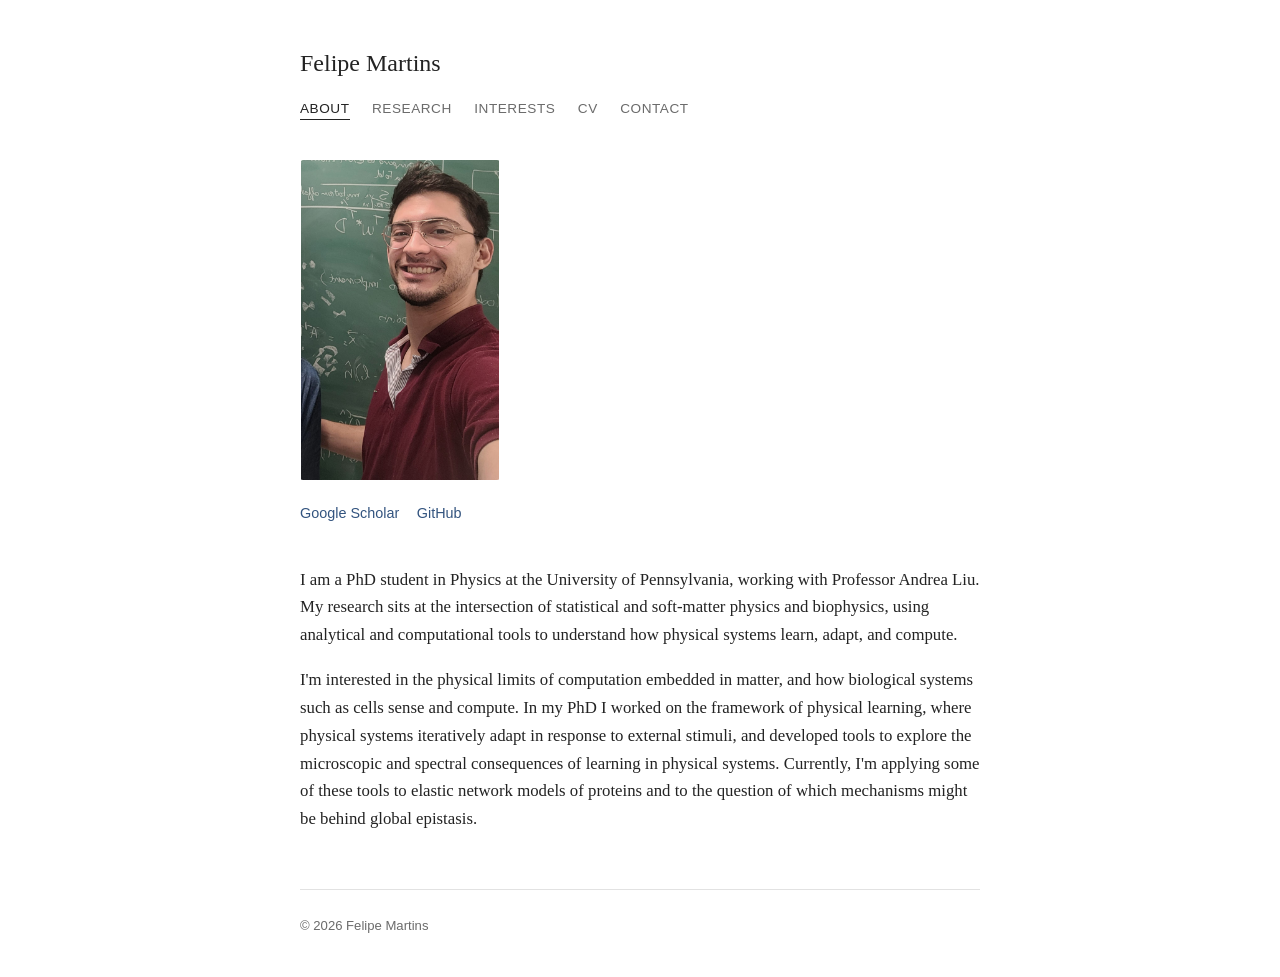
<file: index.html>
<!DOCTYPE html>
<html lang="en">
  <head>
    <meta charset="UTF-8" />
    <meta name="viewport" content="width=device-width, initial-scale=1.0" />
    <title>Felipe Martins</title>
    <meta name="description" content="Personal website of Felipe Martins, PhD student in Physics at the University of Pennsylvania." />
    <link rel="stylesheet" href="styles.css" />
  </head>
  <body>
    <div class="wrap">
      <header class="site-header">
        <a class="site-name" href="/index.html">Felipe Martins</a>
        <nav class="main-nav" aria-label="Main navigation">
          <ul class="nav-links">
            <li><a class="active" aria-current="page" href="/index.html">About</a></li>
            <li><a href="/research.html">Research</a></li>
            <li><a href="/interests.html">Interests</a></li>
            <li><a href="/cv.html">CV</a></li>
            <li><a href="/contact.html">Contact</a></li>
          </ul>
        </nav>
      </header>

      <main class="page-content">
        <img class="profile-photo" src="photoFM.jpeg" alt="Felipe Martins" />

        <ul class="contact-links">
          <li><a href="https://scholar.google.com/citations?user=QYvN1eUAAAAJ&amp;hl=en">Google Scholar</a></li>
          <li><a href="https://github.com/ftmartins">GitHub</a></li>
        </ul>

        <div class="bio">
          <p>
            I am a PhD student in Physics at the University of Pennsylvania, working
            with Professor Andrea Liu. My research sits at the intersection of
            statistical and soft-matter physics and biophysics, using analytical and
            computational tools to understand how physical systems learn, adapt, and
            compute.
          </p>
          <p>
            I'm interested in the physical limits of
            computation embedded in matter, and how biological systems such as cells
            sense and compute. In my PhD I worked on the framework of physical learning,
            where physical systems iteratively adapt in response to external stimuli, and developed
            tools to explore the microscopic and spectral consequences of learning in physical systems.
            Currently, I'm applying some of these tools to elastic network models of proteins and to the
            question of which mechanisms might be behind global epistasis.
          </p>
        </div>
      </main>

      <footer class="site-footer">© 2026 Felipe Martins</footer>
    </div>
  </body>
</html>
</file>
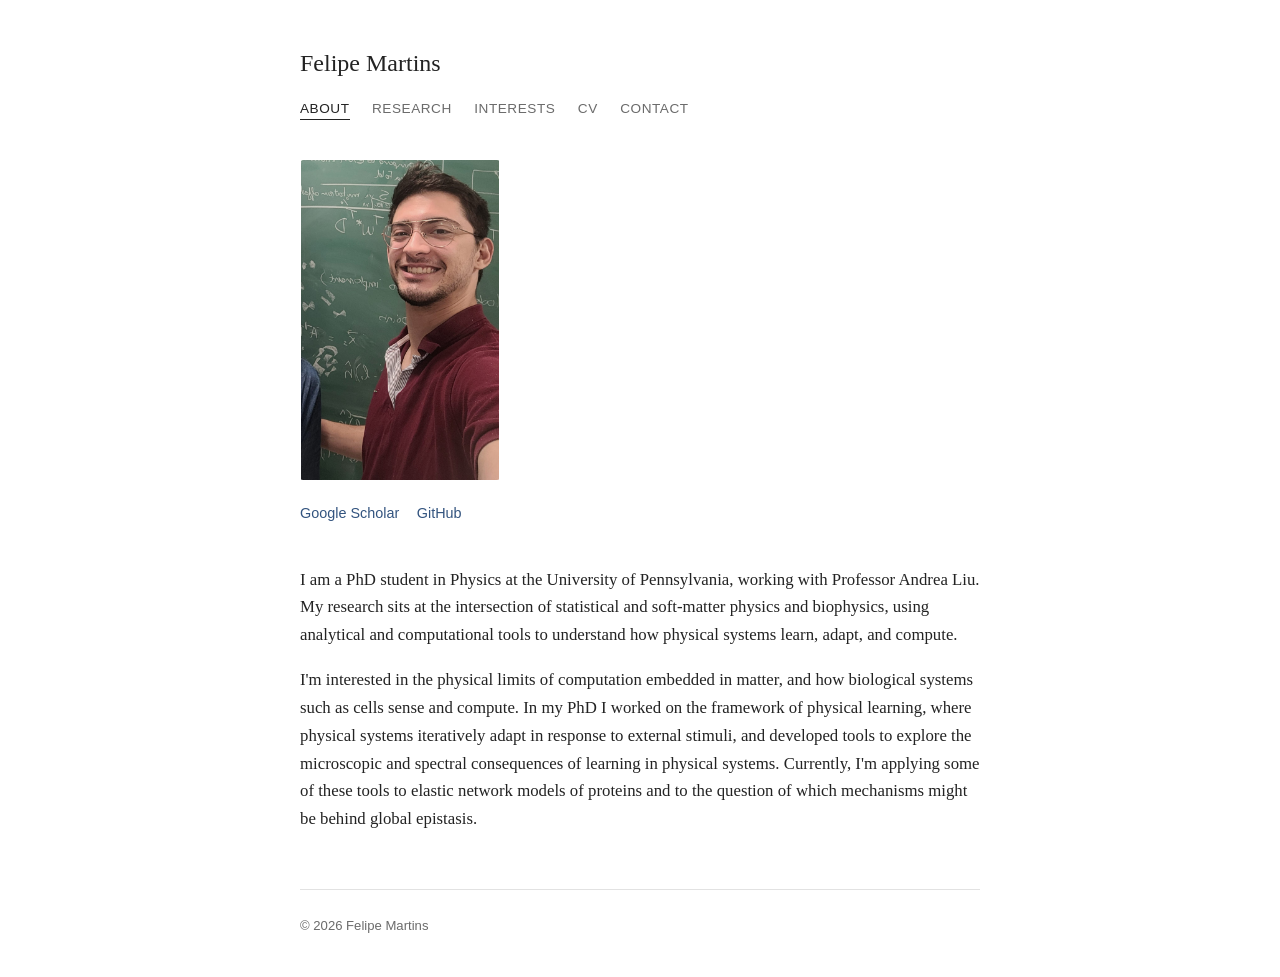
<file: about.html>
<!DOCTYPE html>
<html lang="en">
  <head>
    <meta charset="UTF-8" />
    <meta http-equiv="refresh" content="0; url=/index.html" />
    <link rel="canonical" href="/index.html" />
    <title>About | Felipe Martins</title>
  </head>
  <body>
    <!-- The About page now lives at index.html, matching the site's
         single "About" landing page structure. Kept only so old links
         to /about.html still redirect somewhere sensible. -->
    <p><a href="/index.html">This page has moved — continue to the About page.</a></p>
  </body>
</html>
</file>
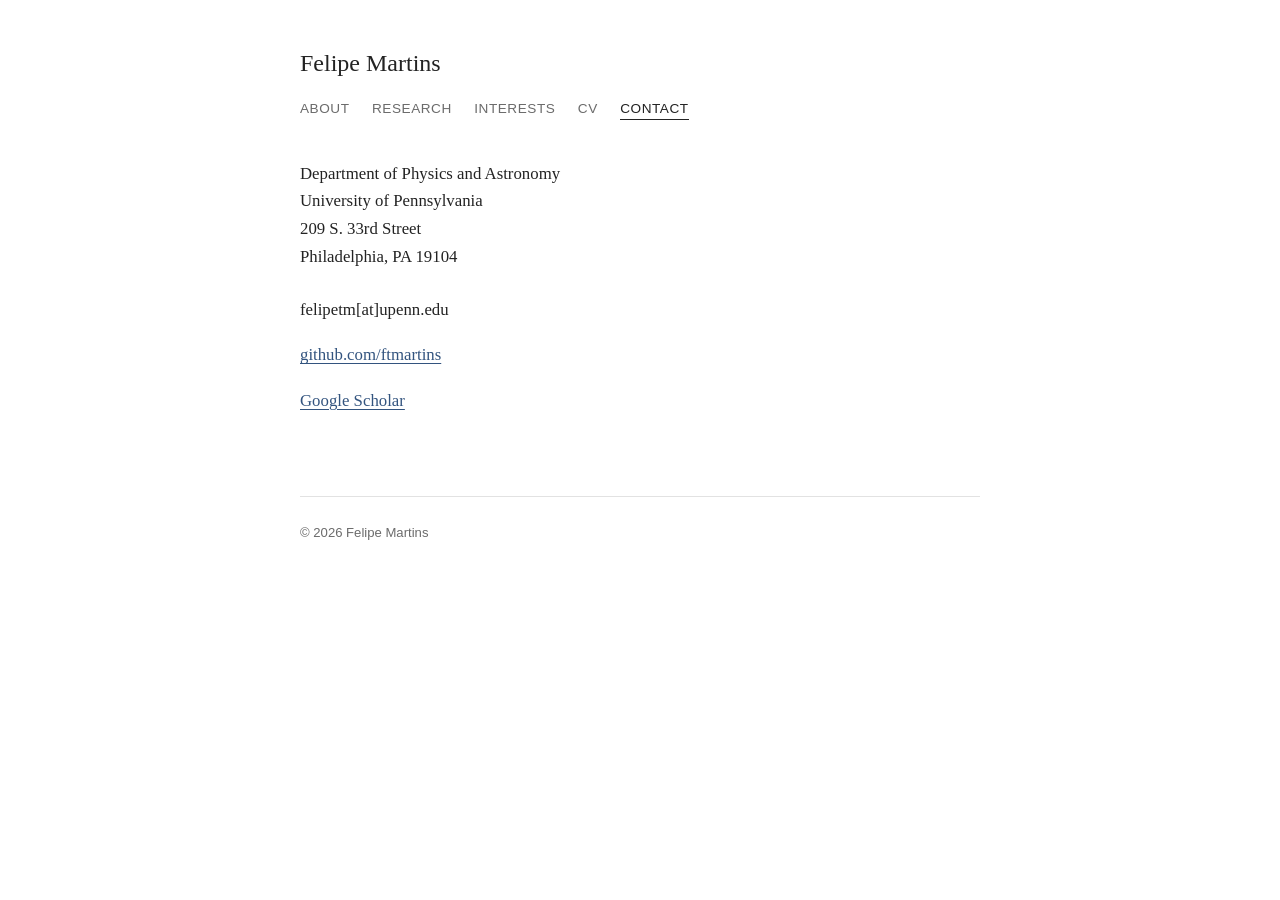
<file: contact.html>
<!DOCTYPE html>
<html lang="en">
  <head>
    <meta charset="UTF-8" />
    <meta name="viewport" content="width=device-width, initial-scale=1.0" />
    <title>Contact | Felipe Martins</title>
    <meta name="description" content="Contact details of Felipe Martins." />
    <link rel="stylesheet" href="styles.css" />
  </head>
  <body>
    <div class="wrap">
      <header class="site-header">
        <a class="site-name" href="/index.html">Felipe Martins</a>
        <nav class="main-nav" aria-label="Main navigation">
          <ul class="nav-links">
            <li><a href="/index.html">About</a></li>
            <li><a href="/research.html">Research</a></li>
            <li><a href="/interests.html">Interests</a></li>
            <li><a href="/cv.html">CV</a></li>
            <li><a class="active" aria-current="page" href="/contact.html">Contact</a></li>
          </ul>
        </nav>
      </header>

      <main class="page-content">
        <div class="contact-block">
          <address>
            Department of Physics and Astronomy<br />
            University of Pennsylvania<br />
            209 S. 33rd Street<br />
            Philadelphia, PA 19104
          </address>
        </div>

        <div class="contact-block">
          <p> felipetm[at]upenn.edu </p>
          <p><a href="https://github.com/ftmartins">github.com/ftmartins</a></p>
          <p><a href="https://scholar.google.com/citations?user=QYvN1eUAAAAJ&amp;hl=en">Google Scholar</a></p>
        </div>
      </main>

      <footer class="site-footer">© 2026 Felipe Martins</footer>
    </div>
  </body>
</html>
</file>
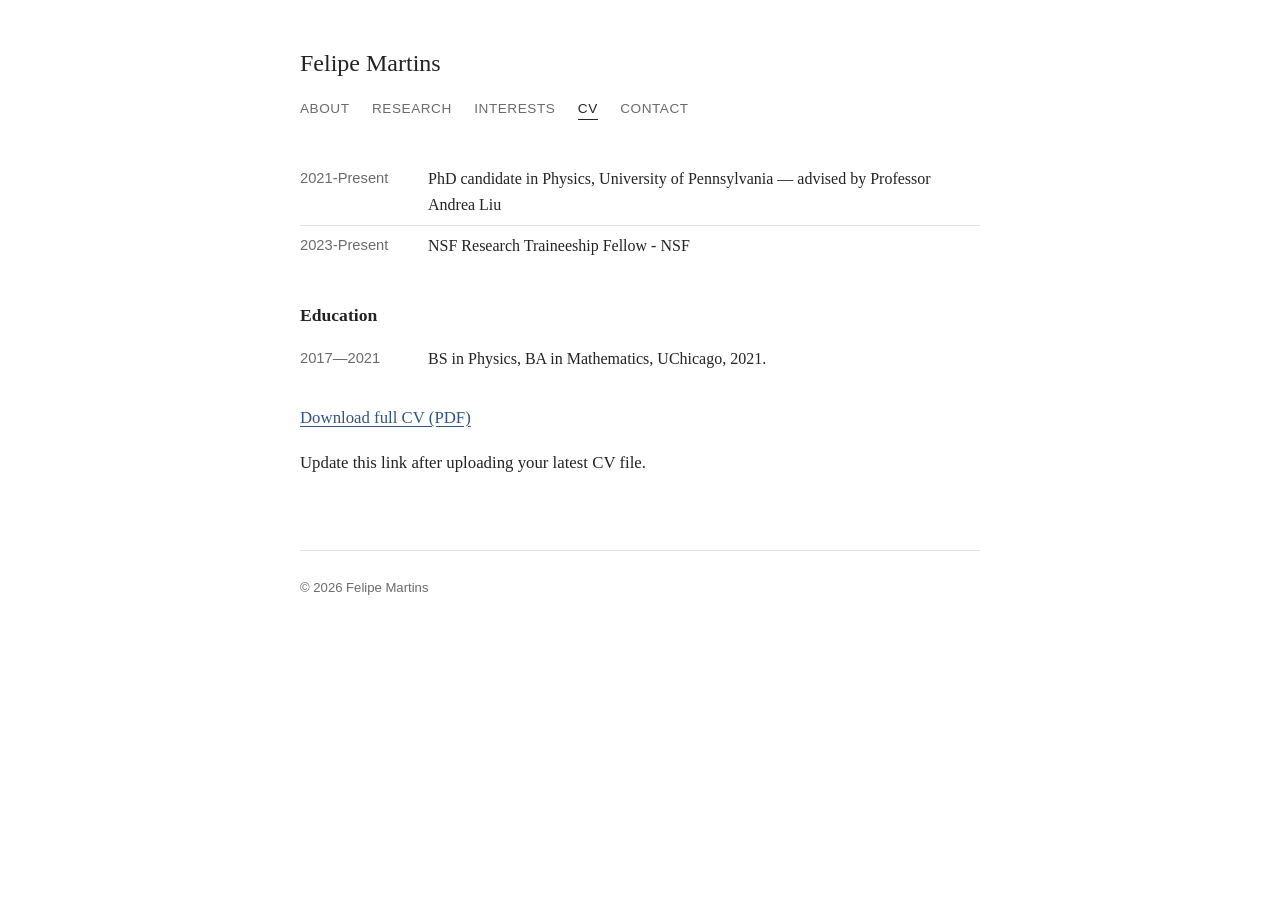
<file: cv.html>
<!DOCTYPE html>
<html lang="en">
  <head>
    <meta charset="UTF-8" />
    <meta name="viewport" content="width=device-width, initial-scale=1.0" />
    <title>CV | Felipe Martins</title>
    <meta name="description" content="CV page of Felipe Martins." />
    <link rel="stylesheet" href="styles.css" />
  </head>
  <body>
    <div class="wrap">
      <header class="site-header">
        <a class="site-name" href="/index.html">Felipe Martins</a>
        <nav class="main-nav" aria-label="Main navigation">
          <ul class="nav-links">
            <li><a href="/index.html">About</a></li>
            <li><a href="/research.html">Research</a></li>
            <li><a href="/interests.html">Interests</a></li>
            <li><a class="active" aria-current="page" href="/cv.html">CV</a></li>
            <li><a href="/contact.html">Contact</a></li>
          </ul>
        </nav>
      </header>

      <main class="page-content">
        <table class="cv-table">
          <tbody>
            <tr>
              <td>2021-Present</td>
              <td>PhD candidate in Physics, University of Pennsylvania — advised by Professor Andrea Liu</td>
            </tr>
            <tr>
              <td>2023-Present</td>
              <td> NSF Research Traineeship Fellow - NSF </td>
            </tr>
          </tbody>
        </table>

        <h2>Education</h2>
        <table class="cv-table">
          <tbody>
            <tr>
              <td>2017—2021</td>
              <td>BS in Physics, BA in Mathematics, UChicago, 2021.</td>
            </tr>
          </tbody>
        </table>

        <p class="cv-download">
          <a href="#">Download full CV (PDF)</a>
        </p>
        <p>Update this link after uploading your latest CV file.</p>
      </main>

      <footer class="site-footer">© 2026 Felipe Martins</footer>
    </div>
  </body>
</html>
</file>
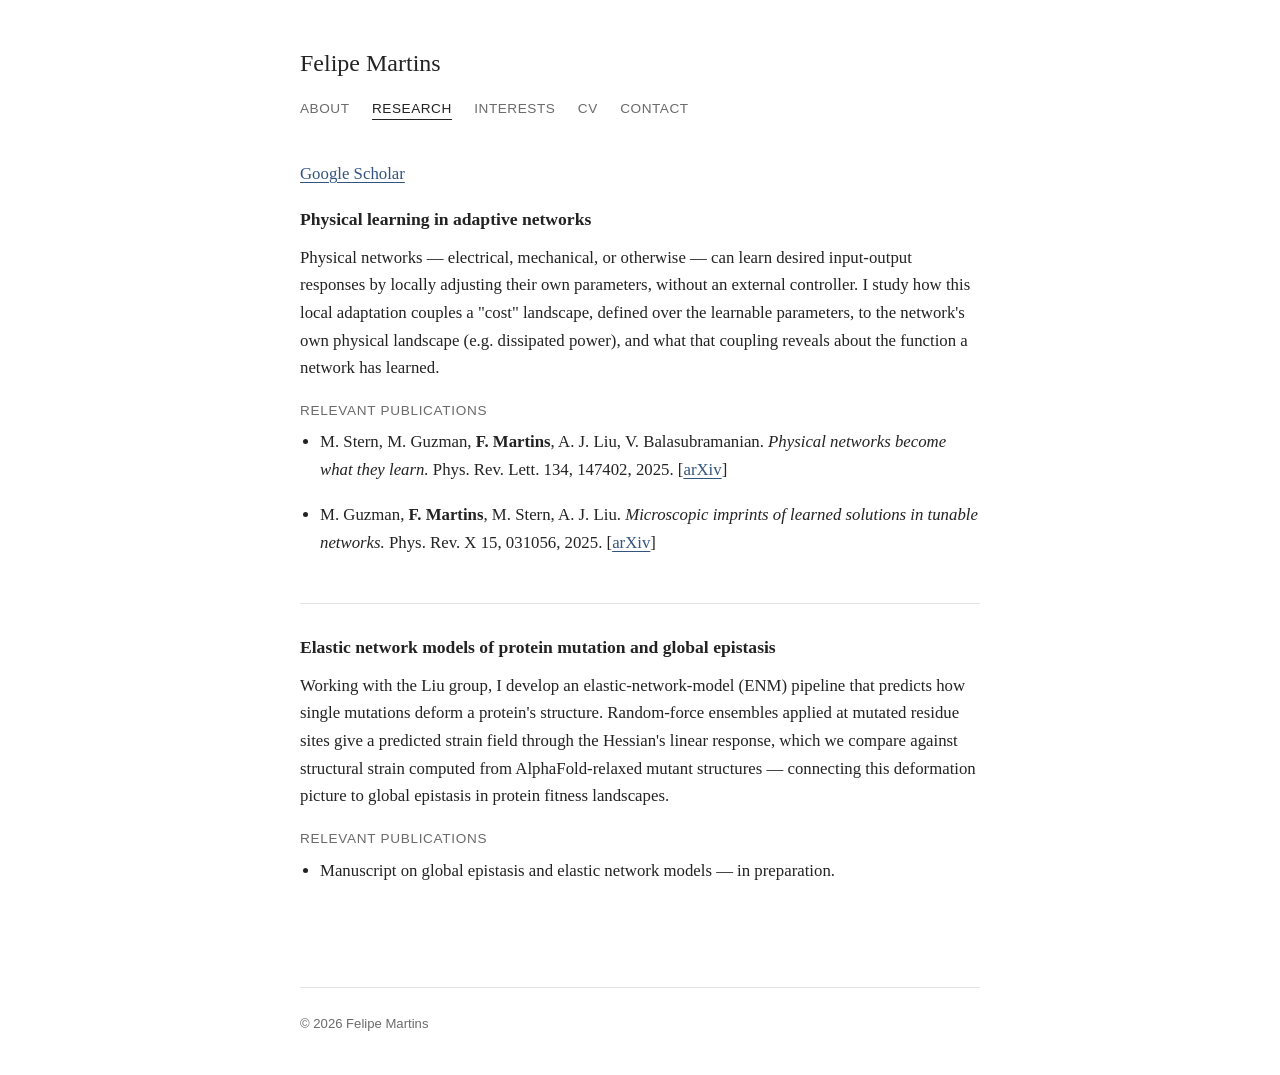
<file: research.html>
<!DOCTYPE html>
<html lang="en">
  <head>
    <meta charset="UTF-8" />
    <meta name="viewport" content="width=device-width, initial-scale=1.0" />
    <title>Research | Felipe Martins</title>
    <meta name="description" content="Research and publications of Felipe Martins." />
    <link rel="stylesheet" href="styles.css" />
  </head>
  <body>
    <div class="wrap">
      <header class="site-header">
        <a class="site-name" href="/index.html">Felipe Martins</a>
        <nav class="main-nav" aria-label="Main navigation">
          <ul class="nav-links">
            <li><a href="/index.html">About</a></li>
            <li><a class="active" aria-current="page" href="/research.html">Research</a></li>
            <li><a href="/interests.html">Interests</a></li>
            <li><a href="/cv.html">CV</a></li>
            <li><a href="/contact.html">Contact</a></li>
          </ul>
        </nav>
      </header>

      <main class="page-content">
        <p><a href="https://scholar.google.com/citations?user=QYvN1eUAAAAJ&amp;hl=en">Google Scholar</a></p>

        <section class="topic">
          <h2>Physical learning in adaptive networks</h2>
          <p>
            Physical networks — electrical, mechanical, or otherwise — can learn
            desired input-output responses by locally adjusting their own
            parameters, without an external controller. I study how this local
            adaptation couples a "cost" landscape, defined over the learnable
            parameters, to the network's own physical landscape (e.g. dissipated
            power), and what that coupling reveals about the function a network has
            learned.
          </p>
          <p class="topic-pubs-label">Relevant publications</p>
          <ul class="publication-list">
            <li>
              M. Stern, M. Guzman, <strong>F. Martins</strong>, A. J. Liu, V. Balasubramanian.
              <em>Physical networks become what they learn.</em>
              Phys. Rev. Lett. 134, 147402, 2025.
              [<a href="https://arxiv.org/abs/2406.09689">arXiv</a>]
            </li>
            <li>
              M. Guzman, <strong>F. Martins</strong>, M. Stern, A. J. Liu.
              <em>Microscopic imprints of learned solutions in tunable networks.</em>
              Phys. Rev. X 15, 031056, 2025.
              [<a href="https://arxiv.org/abs/2412.19356">arXiv</a>]
            </li>
          </ul>
        </section>

        <section class="topic">
          <h2>Elastic network models of protein mutation and global epistasis</h2>
          <p>
            Working with the Liu group, I develop an elastic-network-model (ENM)
            pipeline that predicts how single mutations deform a protein's
            structure. Random-force ensembles applied at mutated residue sites give
            a predicted strain field through the Hessian's linear response, which we
            compare against structural strain computed from AlphaFold-relaxed mutant
            structures — connecting this deformation picture to global epistasis in
            protein fitness landscapes.
          </p>
          <p class="topic-pubs-label">Relevant publications</p>
          <ul class="publication-list">
            <li>Manuscript on global epistasis and elastic network models — in preparation.</li>
          </ul>
        </section>
      </main>

      <footer class="site-footer">© 2026 Felipe Martins</footer>
    </div>
  </body>
</html>
</file>
<file: styles.css>
:root {
  --text: #232323;
  --muted: #6b6b6b;
  --accent: #33547f;
  --border: #e2e2e2;
  --measure: 680px;
}

* {
  box-sizing: border-box;
}

body {
  margin: 0;
  padding: 0 1.25rem;
  font-family: Georgia, "Iowan Old Style", "Palatino Linotype", Palatino, serif;
  font-size: 1.05rem;
  line-height: 1.65;
  color: var(--text);
  background: #fff;
}

.wrap {
  width: min(var(--measure), 100%);
  margin: 0 auto;
}

/* Header ---------------------------------------------------------- */

.site-header {
  padding: 2.75rem 0 1.25rem;
}

.site-name {
  display: inline-block;
  text-decoration: none;
  color: var(--text);
  font-size: 1.5rem;
  font-weight: 400;
  margin: 0 0 0.9rem;
}

nav.main-nav {
  font-family: -apple-system, BlinkMacSystemFont, "Segoe UI", Helvetica, Arial, sans-serif;
}

.nav-links {
  list-style: none;
  display: flex;
  flex-wrap: wrap;
  gap: 0 1.4rem;
  margin: 0;
  padding: 0;
  font-size: 0.85rem;
  letter-spacing: 0.04em;
  text-transform: uppercase;
}

.nav-links a {
  text-decoration: none;
  color: var(--muted);
  padding-bottom: 0.2rem;
  border-bottom: 1px solid transparent;
}

.nav-links a:hover {
  color: var(--accent);
}

.nav-links a.active {
  color: var(--text);
  border-bottom: 1px solid var(--text);
}

/* Main content ------------------------------------------------------ */

main.page-content {
  padding: 0.5rem 0 3.5rem;
}

h1 {
  font-size: 1.05rem;
  font-weight: 400;
  text-transform: uppercase;
  letter-spacing: 0.08em;
  color: var(--muted);
  margin: 0 0 1.3rem;
  font-family: -apple-system, BlinkMacSystemFont, "Segoe UI", Helvetica, Arial, sans-serif;
}

h2 {
  font-size: 1.1rem;
  font-weight: 600;
  margin: 2.2rem 0 0.6rem;
}

h2:first-child {
  margin-top: 0;
}

p {
  margin: 0 0 1.1rem;
}

a {
  color: var(--accent);
  text-underline-offset: 0.15em;
}

a:hover {
  color: #203653;
}

/* Home / about ------------------------------------------------------- */

.profile-photo {
  width: 200px;
  height: 320px;
  object-fit: contain;
  border-radius: 3px;
  margin: 0 0 1.4rem;
  display: block;
}

.photo-placeholder {
  width: 200px;
  aspect-ratio: 1 / 1;
  border: 1px dashed #cfcfcf;
  color: var(--muted);
  display: grid;
  place-items: center;
  font-size: 0.85rem;
  text-align: center;
  margin: 0 0 1.4rem;
  font-family: -apple-system, BlinkMacSystemFont, "Segoe UI", Helvetica, Arial, sans-serif;
}

.contact-links {
  display: flex;
  flex-wrap: wrap;
  gap: 0.4rem 1.1rem;
  list-style: none;
  margin: 0 0 1.8rem;
  padding: 0;
  font-family: -apple-system, BlinkMacSystemFont, "Segoe UI", Helvetica, Arial, sans-serif;
  font-size: 0.9rem;
}

.contact-links a {
  text-decoration: none;
}

.contact-links a:hover {
  text-decoration: underline;
}

.bio p:last-of-type {
  margin-bottom: 0;
}

/* Research topic sections -------------------------------------------- */

.topic {
  padding: 1.8rem 0;
  border-top: 1px solid var(--border);
}

.topic:first-of-type {
  border-top: none;
  padding-top: 0;
}

.topic h2 {
  margin-top: 0;
}

.topic img {
  width: 100%;
  max-width: 420px;
  height: auto;
  display: block;
  margin: 0.4rem 0 1rem;
  border-radius: 3px;
}

.topic-pubs-label {
  font-family: -apple-system, BlinkMacSystemFont, "Segoe UI", Helvetica, Arial, sans-serif;
  font-size: 0.85rem;
  text-transform: uppercase;
  letter-spacing: 0.05em;
  color: var(--muted);
  margin: 1rem 0 0.4rem;
}

/* Lists ---------------------------------------------------------------- */

ul, ol {
  margin: 0.2rem 0 0;
  padding-left: 1.25rem;
}

li {
  margin-bottom: 0.7rem;
}

.publication-list li {
  margin-bottom: 1.1rem;
}

.publication-list em {
  font-style: italic;
}

/* CV table-style rows --------------------------------------------------- */

.cv-table {
  width: 100%;
  border-collapse: collapse;
  margin: 0 0 1.6rem;
  font-size: 1rem;
}

.cv-table td {
  padding: 0.4rem 0;
  border-top: 1px solid var(--border);
  vertical-align: top;
}

.cv-table tr:first-child td {
  border-top: none;
}

.cv-table td:first-child {
  width: 8rem;
  color: var(--muted);
  white-space: nowrap;
  font-family: -apple-system, BlinkMacSystemFont, "Segoe UI", Helvetica, Arial, sans-serif;
  font-size: 0.92rem;
}

.cv-download {
  margin-top: 1.6rem;
}

/* Contact ---------------------------------------------------------------- */

.contact-block {
  margin-bottom: 1.6rem;
}

.contact-block address {
  font-style: normal;
}

/* Footer ------------------------------------------------------------------ */

.site-footer {
  padding: 1.6rem 0 2.5rem;
  border-top: 1px solid var(--border);
  color: var(--muted);
  font-size: 0.82rem;
  font-family: -apple-system, BlinkMacSystemFont, "Segoe UI", Helvetica, Arial, sans-serif;
}

@media (max-width: 560px) {
  body {
    font-size: 1rem;
  }

  .site-header {
    padding-top: 2rem;
  }
}
</file>
